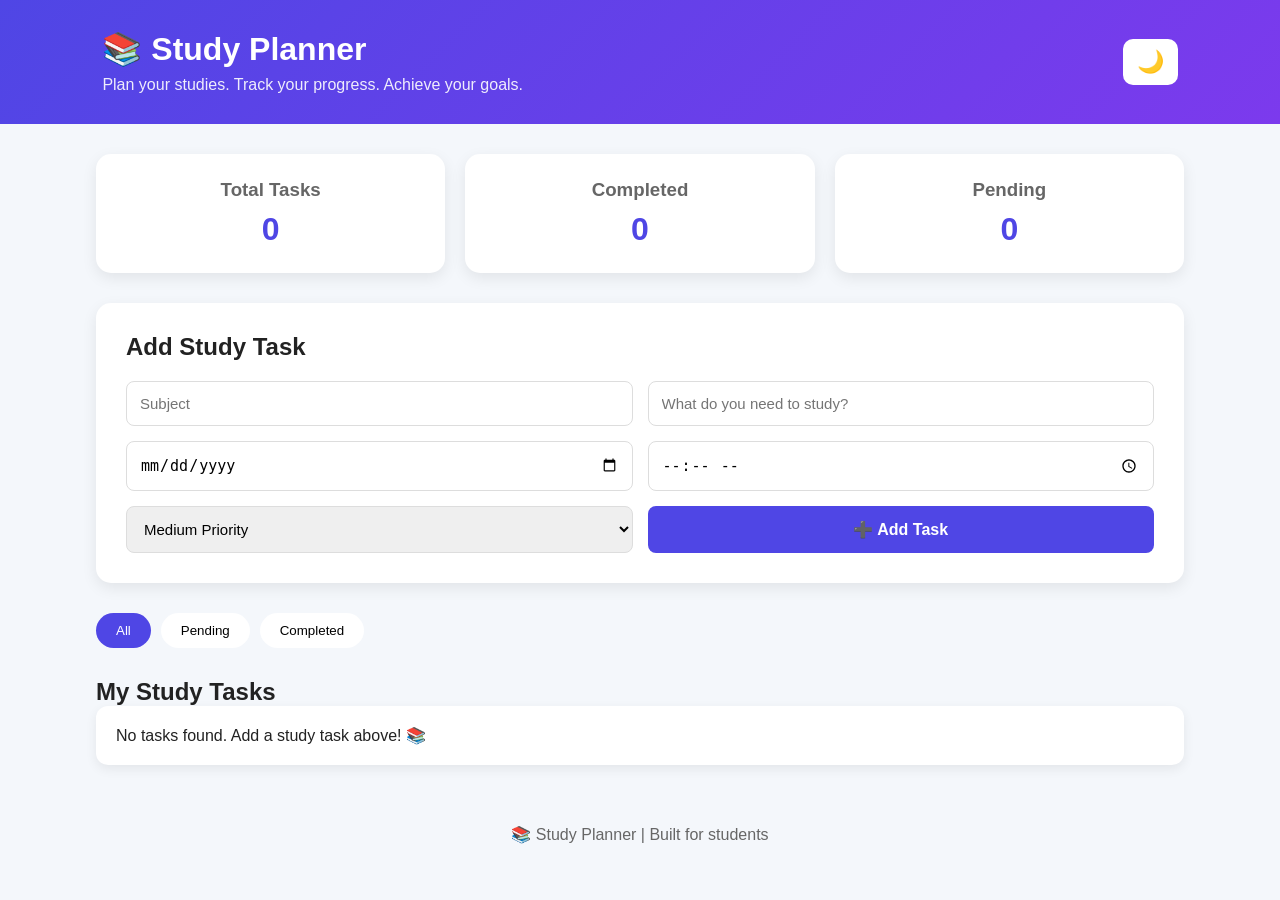
<file: study-planner/index.html>
<!DOCTYPE html>
<html lang="en">
<head>
    <meta charset="UTF-8">
    <meta name="viewport" content="width=device-width, initial-scale=1.0">
    <title>Study Planner</title>

    <link rel="stylesheet" href="style.css">
</head>

<body>

    <header>
        <div>
            <h1>📚 Study Planner</h1>
            <p>Plan your studies. Track your progress. Achieve your goals.</p>
        </div>

        <button id="themeBtn">🌙</button>
    </header>

    <main>

        <!-- Statistics -->
        <section class="stats">

            <div class="stat-card">
                <h3>Total Tasks</h3>
                <p id="totalTasks">0</p>
            </div>

            <div class="stat-card">
                <h3>Completed</h3>
                <p id="completedTasks">0</p>
            </div>

            <div class="stat-card">
                <h3>Pending</h3>
                <p id="pendingTasks">0</p>
            </div>

        </section>


        <!-- Add Task -->
        <section class="planner">

            <h2>Add Study Task</h2>

            <form id="taskForm">

                <input
                    type="text"
                    id="subject"
                    placeholder="Subject"
                    required
                >

                <input
                    type="text"
                    id="task"
                    placeholder="What do you need to study?"
                    required
                >

                <input
                    type="date"
                    id="date"
                    required
                >

                <input
                    type="time"
                    id="time"
                    required
                >

                <select id="priority">

                    <option value="High">High Priority</option>
                    <option value="Medium" selected>Medium Priority</option>
                    <option value="Low">Low Priority</option>

                </select>

                <button type="submit" class="add-btn">
                    ➕ Add Task
                </button>

            </form>

        </section>


        <!-- Filter -->
        <section class="filter">

            <button class="filter-btn active" data-filter="all">
                All
            </button>

            <button class="filter-btn" data-filter="pending">
                Pending
            </button>

            <button class="filter-btn" data-filter="completed">
                Completed
            </button>

        </section>


        <!-- Tasks -->
        <section>

            <h2>My Study Tasks</h2>

            <div id="taskList"></div>

        </section>

    </main>


    <footer>
        <p>📚 Study Planner | Built for students</p>
    </footer>


    <script src="script.js"></script>

</body>
</html>
</file>
<file: study-planner/style.css>
* {
    margin: 0;
    padding: 0;
    box-sizing: border-box;
}

body {
    font-family: Arial, sans-serif;
    background: #f4f7fb;
    color: #222;
    min-height: 100vh;
}


/* Header */

header {
    background: linear-gradient(135deg, #4f46e5, #7c3aed);
    color: white;
    padding: 30px 8%;
    display: flex;
    justify-content: space-between;
    align-items: center;
}

header h1 {
    font-size: 32px;
    margin-bottom: 8px;
}

header p {
    opacity: 0.9;
}

#themeBtn {
    border: none;
    background: white;
    font-size: 22px;
    padding: 10px 14px;
    border-radius: 10px;
    cursor: pointer;
}


/* Main */

main {
    width: 85%;
    max-width: 1100px;
    margin: 30px auto;
}


/* Statistics */

.stats {
    display: grid;
    grid-template-columns: repeat(3, 1fr);
    gap: 20px;
    margin-bottom: 30px;
}

.stat-card {
    background: white;
    padding: 25px;
    border-radius: 15px;
    text-align: center;
    box-shadow: 0 5px 15px rgba(0,0,0,0.08);
}

.stat-card h3 {
    color: #666;
    margin-bottom: 10px;
}

.stat-card p {
    font-size: 32px;
    font-weight: bold;
    color: #4f46e5;
}


/* Planner */

.planner {
    background: white;
    padding: 30px;
    border-radius: 15px;
    box-shadow: 0 5px 15px rgba(0,0,0,0.08);
}

.planner h2 {
    margin-bottom: 20px;
}

form {
    display: grid;
    grid-template-columns: repeat(2, 1fr);
    gap: 15px;
}

input,
select {
    padding: 13px;
    border: 1px solid #ddd;
    border-radius: 8px;
    font-size: 15px;
}

.add-btn {
    background: #4f46e5;
    color: white;
    border: none;
    border-radius: 8px;
    cursor: pointer;
    font-size: 16px;
    font-weight: bold;
}

.add-btn:hover {
    background: #3730a3;
}


/* Filter */

.filter {
    display: flex;
    gap: 10px;
    margin: 30px 0;
}

.filter-btn {
    padding: 10px 20px;
    border: none;
    border-radius: 20px;
    cursor: pointer;
    background: white;
}

.filter-btn.active {
    background: #4f46e5;
    color: white;
}


/* Task */

#taskList {
    display: flex;
    flex-direction: column;
    gap: 15px;
}

.task-card {
    background: white;
    padding: 20px;
    border-radius: 12px;
    box-shadow: 0 4px 12px rgba(0,0,0,0.07);

    display: flex;
    justify-content: space-between;
    align-items: center;
}

.task-info h3 {
    margin-bottom: 8px;
}

.task-info p {
    color: #666;
    margin: 4px 0;
}

.priority {
    font-weight: bold;
}

.high {
    color: #dc2626;
}

.medium {
    color: #d97706;
}

.low {
    color: #16a34a;
}


.completed {
    opacity: 0.6;
}

.completed h3 {
    text-decoration: line-through;
}


.task-actions {
    display: flex;
    gap: 8px;
}

.complete-btn,
.delete-btn {
    border: none;
    padding: 9px 12px;
    border-radius: 7px;
    cursor: pointer;
}

.complete-btn {
    background: #16a34a;
    color: white;
}

.delete-btn {
    background: #dc2626;
    color: white;
}


/* Footer */

footer {
    text-align: center;
    padding: 30px;
    color: #666;
}


/* Dark Mode */

body.dark {
    background: #111827;
    color: white;
}

body.dark .stat-card,
body.dark .planner,
body.dark .task-card,
body.dark .filter-btn {
    background: #1f2937;
    color: white;
}

body.dark .stat-card h3,
body.dark .task-info p {
    color: #bbb;
}

body.dark input,
body.dark select {
    background: #374151;
    color: white;
    border-color: #4b5563;
}


/* Mobile */

@media (max-width: 700px) {

    header {
        padding: 25px;
    }

    main {
        width: 92%;
    }

    .stats {
        grid-template-columns: 1fr;
    }

    form {
        grid-template-columns: 1fr;
    }

    .task-card {
        flex-direction: column;
        align-items: flex-start;
        gap: 15px;
    }

}
</file>
